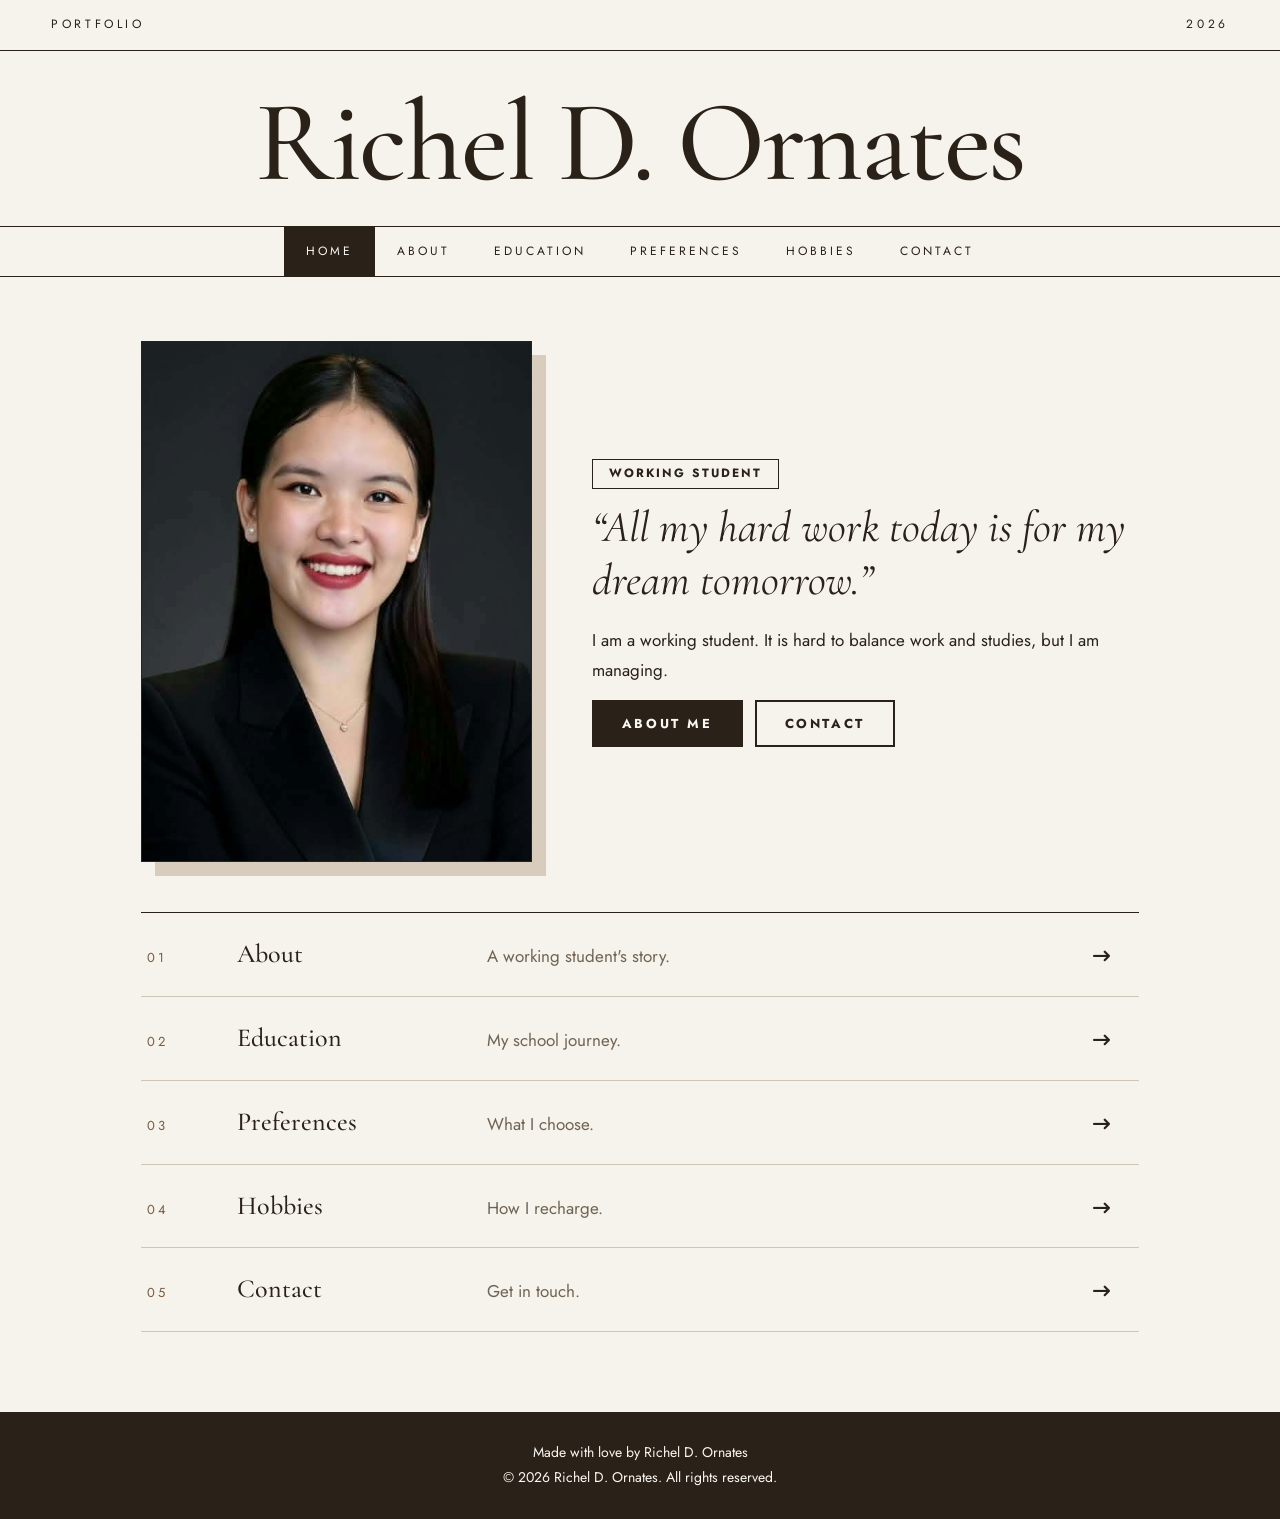
<file: index.html>
<!DOCTYPE html>
<html lang="en">
  <head>
    <meta charset="UTF-8">
    <meta name="viewport" content="width=device-width, initial-scale=1.0">
    <title>Home | Richel D. Ornates</title>
    <link rel="preconnect" href="https://fonts.googleapis.com">
    <link rel="preconnect" href="https://fonts.gstatic.com" crossorigin>
    <link href="https://fonts.googleapis.com/css2?family=Cormorant+Garamond:ital,wght@0,500;0,600;1,500&family=Jost:wght@400;500&display=swap" rel="stylesheet">
    <link rel="stylesheet" href="https://cdnjs.cloudflare.com/ajax/libs/font-awesome/6.5.0/css/all.min.css">
    <link rel="stylesheet" href="style.css">
  </head>
  <body>
    <header class="mast">
      <div class="line1"><span>Portfolio</span><span>2026</span></div>
      <h1 class="giant"><a href="index.html">Richel D. Ornates</a></h1>
      <nav>
        <ul>
          <li><a href="index.html" class="active">Home</a></li>
          <li><a href="about.html">About</a></li>
          <li><a href="education.html">Education</a></li>
          <li><a href="preferences.html">Preferences</a></li>
          <li><a href="hobbies.html">Hobbies</a></li>
          <li><a href="contact.html">Contact</a></li>
        </ul>
      </nav>
    </header>
    <main>
      <section>
        <div class="edit">
          <div class="photo"><img src="./images/87d5a866-c307-4837-bc1f-0644aa6b2cba.jfif" alt="RO"></div>
          <div>
            <span class="tag">Working student</span>
            <p class="big-quote">“All my hard work today is for my dream tomorrow.”</p>
            <p>I am a working student. It is hard to balance work and studies, but I am managing.</p>
            <div class="btns"><a href="about.html" class="button">About me</a><a href="contact.html" class="button ghost">Contact</a></div>
          </div>
        </div>
        <div class="index"><a class="irow" href="about.html"><span>01</span><b>About</b><em>A working student's story.</em><i class="fa-solid fa-arrow-right-long"></i></a><a class="irow" href="education.html"><span>02</span><b>Education</b><em>My school journey.</em><i class="fa-solid fa-arrow-right-long"></i></a><a class="irow" href="preferences.html"><span>03</span><b>Preferences</b><em>What I choose.</em><i class="fa-solid fa-arrow-right-long"></i></a><a class="irow" href="hobbies.html"><span>04</span><b>Hobbies</b><em>How I recharge.</em><i class="fa-solid fa-arrow-right-long"></i></a><a class="irow" href="contact.html"><span>05</span><b>Contact</b><em>Get in touch.</em><i class="fa-solid fa-arrow-right-long"></i></a></div>
      </section>
    </main>
    <footer>
      <p>Made with love by Richel D. Ornates</p>
      <p>© 2026 Richel D. Ornates. All rights reserved.</p>
    </footer>
  </body>
</html>
</file>
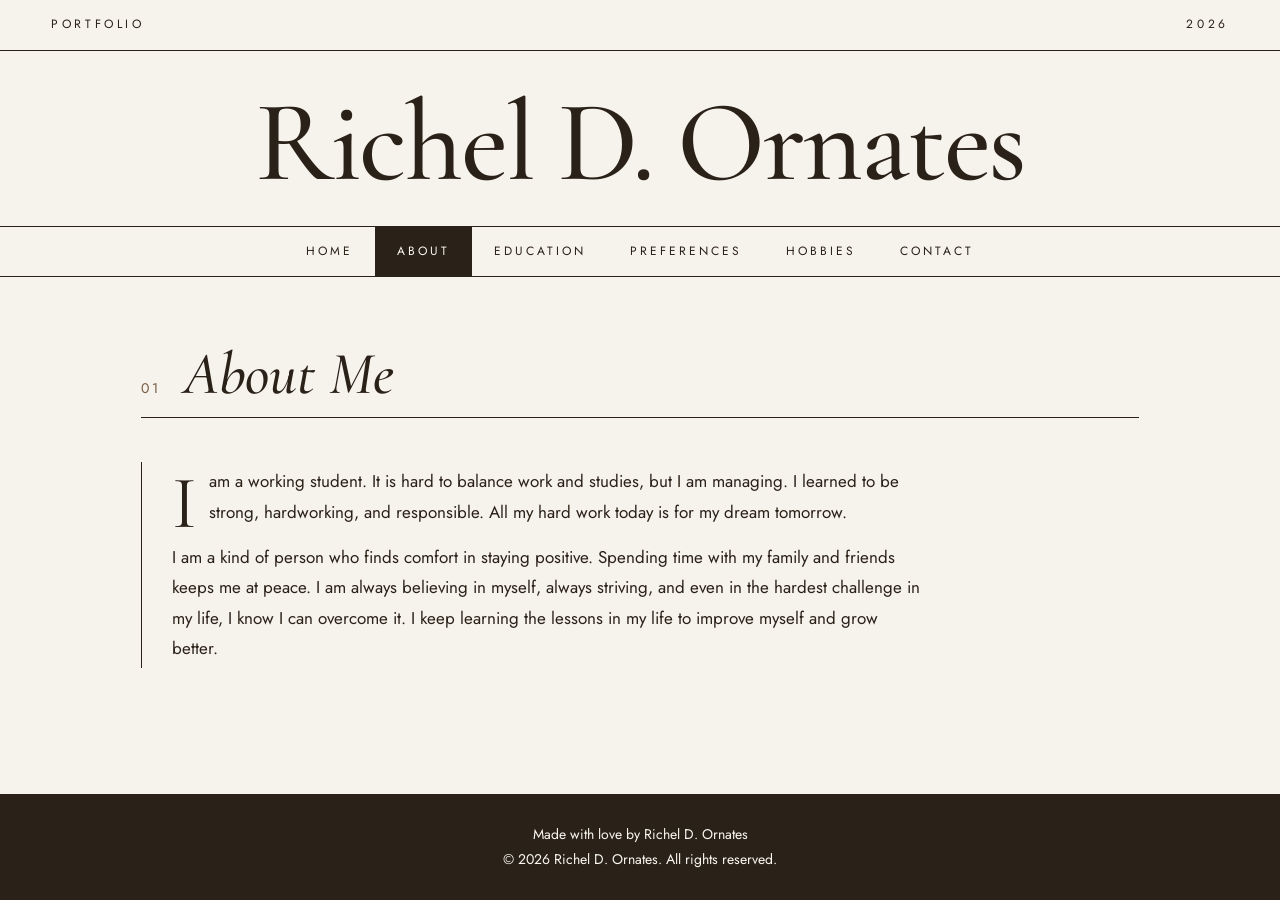
<file: about.html>
<!DOCTYPE html>
<html lang="en">
  <head>
    <meta charset="UTF-8">
    <meta name="viewport" content="width=device-width, initial-scale=1.0">
    <title>About | Richel D. Ornates</title>
    <link rel="preconnect" href="https://fonts.googleapis.com">
    <link rel="preconnect" href="https://fonts.gstatic.com" crossorigin>
    <link href="https://fonts.googleapis.com/css2?family=Cormorant+Garamond:ital,wght@0,500;0,600;1,500&family=Jost:wght@400;500&display=swap" rel="stylesheet">
    <link rel="stylesheet" href="https://cdnjs.cloudflare.com/ajax/libs/font-awesome/6.5.0/css/all.min.css">
    <link rel="stylesheet" href="style.css">
  </head>
  <body>
    <header class="mast">
      <div class="line1"><span>Portfolio</span><span>2026</span></div>
      <h1 class="giant"><a href="index.html">Richel D. Ornates</a></h1>
      <nav>
        <ul>
          <li><a href="index.html">Home</a></li>
          <li><a href="about.html" class="active">About</a></li>
          <li><a href="education.html">Education</a></li>
          <li><a href="preferences.html">Preferences</a></li>
          <li><a href="hobbies.html">Hobbies</a></li>
          <li><a href="contact.html">Contact</a></li>
        </ul>
      </nav>
    </header>
    <main>
      <div class="kicker">
        <span>01</span>
        <h2>About Me</h2>
      </div>
      <section>
        <div class="panel">
          <p>
            I am a working student. It is hard to balance work and studies, but I am managing. I learned
            to be strong, hardworking, and responsible. All my hard work today is for my dream tomorrow.
          </p>
          <p>
            I am a kind of person who finds comfort in staying positive. Spending time with my family
            and friends keeps me at peace. I am always believing in myself, always striving, and even in
            the hardest challenge in my life, I know I can overcome it. I keep learning the lessons in
            my life to improve myself and grow better.
          </p>
        </div>
      </section>
    </main>
    <footer>
      <p>Made with love by Richel D. Ornates</p>
      <p>© 2026 Richel D. Ornates. All rights reserved.</p>
    </footer>
  </body>
</html>
</file>
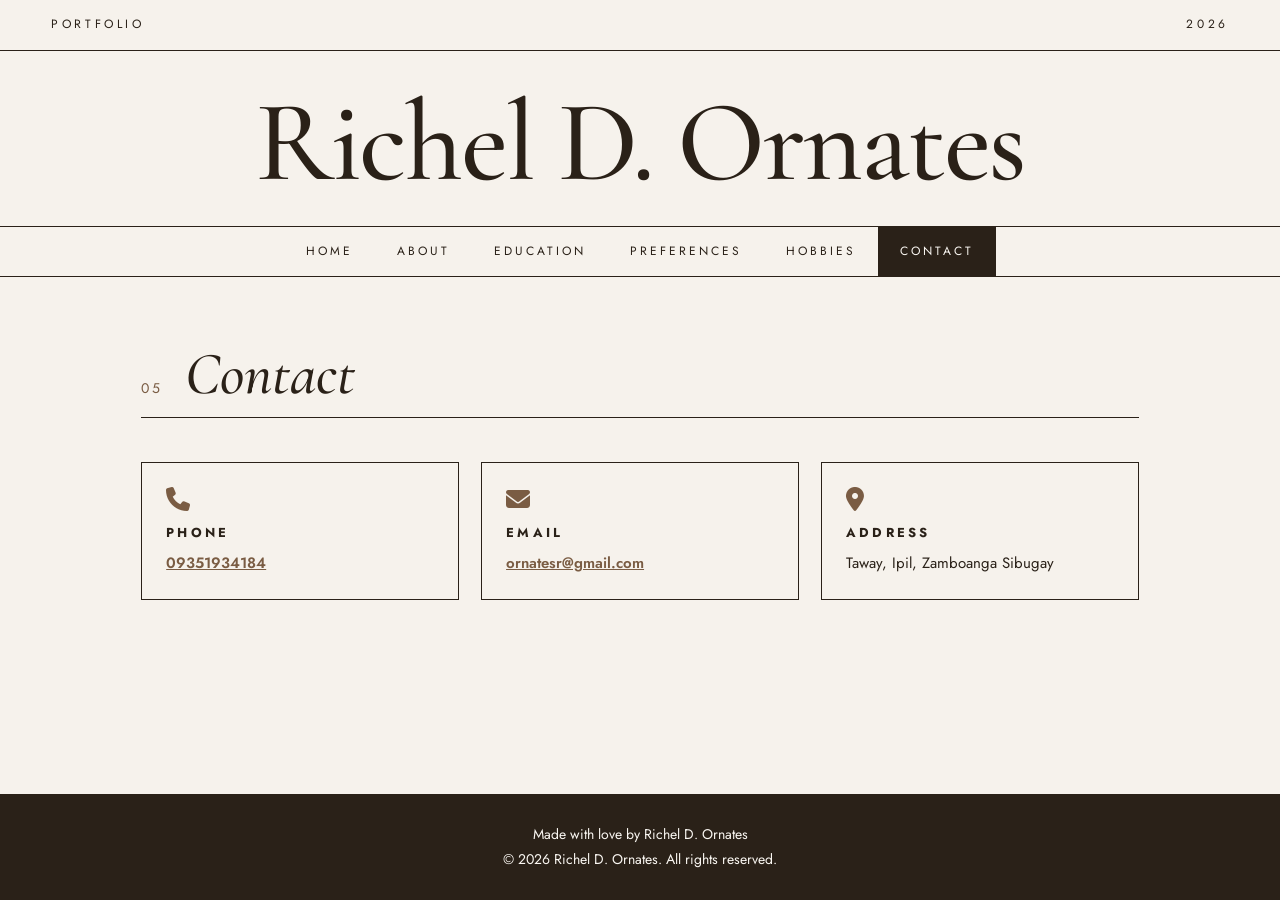
<file: contact.html>
<!DOCTYPE html>
<html lang="en">
  <head>
    <meta charset="UTF-8">
    <meta name="viewport" content="width=device-width, initial-scale=1.0">
    <title>Contact | Richel D. Ornates</title>
    <link rel="preconnect" href="https://fonts.googleapis.com">
    <link rel="preconnect" href="https://fonts.gstatic.com" crossorigin>
    <link href="https://fonts.googleapis.com/css2?family=Cormorant+Garamond:ital,wght@0,500;0,600;1,500&family=Jost:wght@400;500&display=swap" rel="stylesheet">
    <link rel="stylesheet" href="https://cdnjs.cloudflare.com/ajax/libs/font-awesome/6.5.0/css/all.min.css">
    <link rel="stylesheet" href="style.css">
  </head>
  <body>
    <header class="mast">
      <div class="line1"><span>Portfolio</span><span>2026</span></div>
      <h1 class="giant"><a href="index.html">Richel D. Ornates</a></h1>
      <nav>
        <ul>
          <li><a href="index.html">Home</a></li>
          <li><a href="about.html">About</a></li>
          <li><a href="education.html">Education</a></li>
          <li><a href="preferences.html">Preferences</a></li>
          <li><a href="hobbies.html">Hobbies</a></li>
          <li><a href="contact.html" class="active">Contact</a></li>
        </ul>
      </nav>
    </header>
    <main>
      <div class="kicker">
        <span>05</span>
        <h2>Contact</h2>
      </div>
      <section>
        <div class="cards c3">
          <div class="card">
            <i class="fa-solid fa-phone"></i>
            <h3>Phone</h3>
            <p><a href="tel:09351934184">09351934184</a></p>
          </div>
          <div class="card">
            <i class="fa-solid fa-envelope"></i>
            <h3>Email</h3>
            <p><a href="mailto:ornatesr@gmail.com">ornatesr@gmail.com</a></p>
          </div>
          <div class="card">
            <i class="fa-solid fa-location-dot"></i>
            <h3>Address</h3>
            <p>Taway, Ipil, Zamboanga Sibugay</p>
          </div>
        </div>
      </section>
    </main>
    <footer>
      <p>Made with love by Richel D. Ornates</p>
      <p>© 2026 Richel D. Ornates. All rights reserved.</p>
    </footer>
  </body>
</html>
</file>
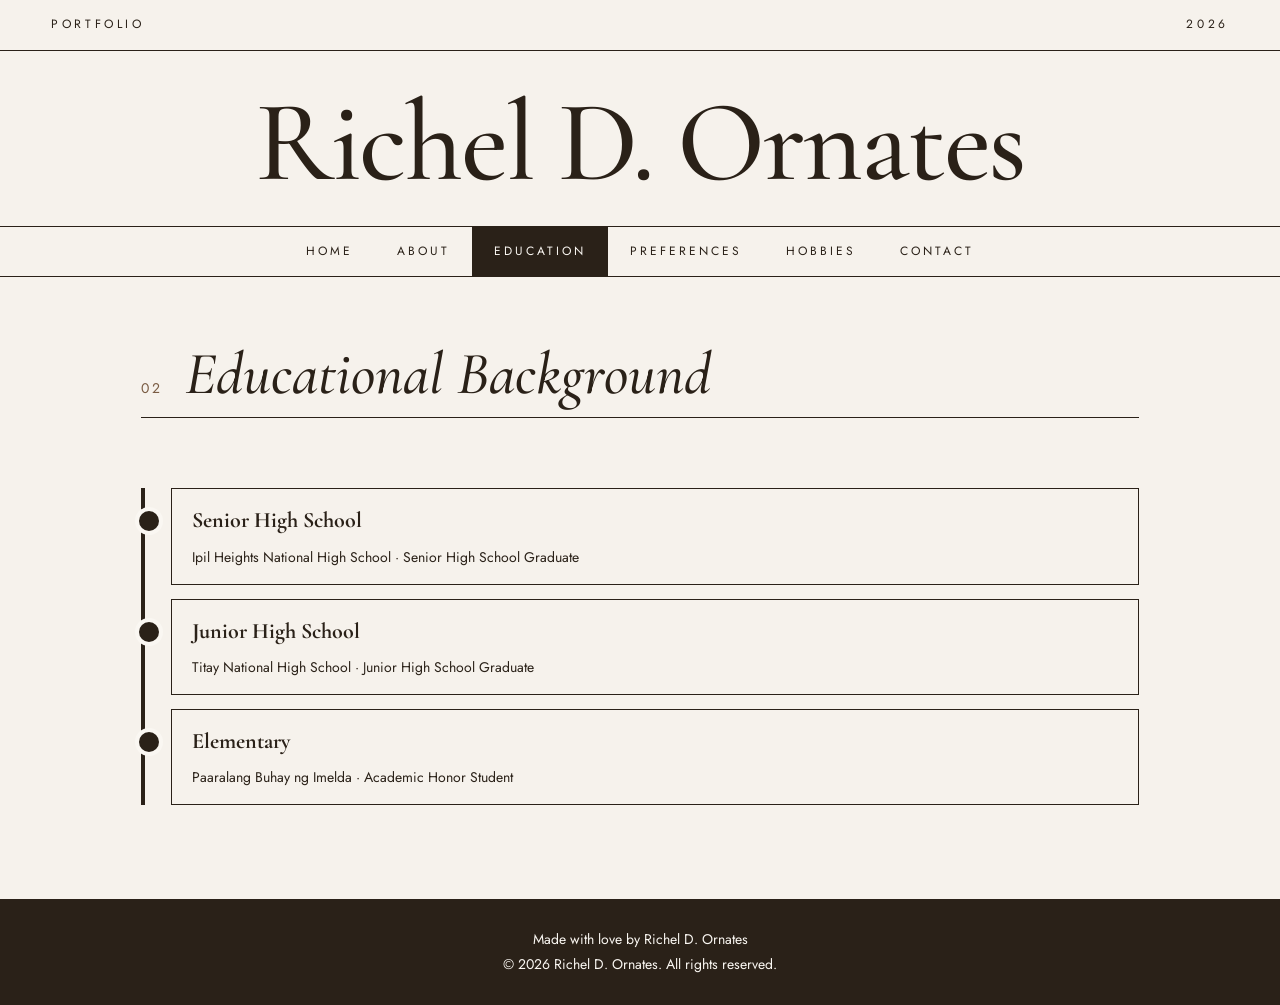
<file: education.html>
<!DOCTYPE html>
<html lang="en">
  <head>
    <meta charset="UTF-8">
    <meta name="viewport" content="width=device-width, initial-scale=1.0">
    <title>Education | Richel D. Ornates</title>
    <link rel="preconnect" href="https://fonts.googleapis.com">
    <link rel="preconnect" href="https://fonts.gstatic.com" crossorigin>
    <link href="https://fonts.googleapis.com/css2?family=Cormorant+Garamond:ital,wght@0,500;0,600;1,500&family=Jost:wght@400;500&display=swap" rel="stylesheet">
    <link rel="stylesheet" href="https://cdnjs.cloudflare.com/ajax/libs/font-awesome/6.5.0/css/all.min.css">
    <link rel="stylesheet" href="style.css">
  </head>
  <body>
    <header class="mast">
      <div class="line1"><span>Portfolio</span><span>2026</span></div>
      <h1 class="giant"><a href="index.html">Richel D. Ornates</a></h1>
      <nav>
        <ul>
          <li><a href="index.html">Home</a></li>
          <li><a href="about.html">About</a></li>
          <li><a href="education.html" class="active">Education</a></li>
          <li><a href="preferences.html">Preferences</a></li>
          <li><a href="hobbies.html">Hobbies</a></li>
          <li><a href="contact.html">Contact</a></li>
        </ul>
      </nav>
    </header>
    <main>
      <div class="kicker">
        <span>02</span>
        <h2>Educational Background</h2>
      </div>
      <section>
        <div class="timeline">
          <div class="step"><b>Senior High School</b><span>Ipil Heights National High School · Senior High School Graduate</span></div>
          <div class="step"><b>Junior High School</b><span>Titay National High School · Junior High School Graduate</span></div>
          <div class="step"><b>Elementary</b><span>Paaralang Buhay ng Imelda · Academic Honor Student</span></div>
        </div>
      </section>
    </main>
    <footer>
      <p>Made with love by Richel D. Ornates</p>
      <p>© 2026 Richel D. Ornates. All rights reserved.</p>
    </footer>
  </body>
</html>
</file>
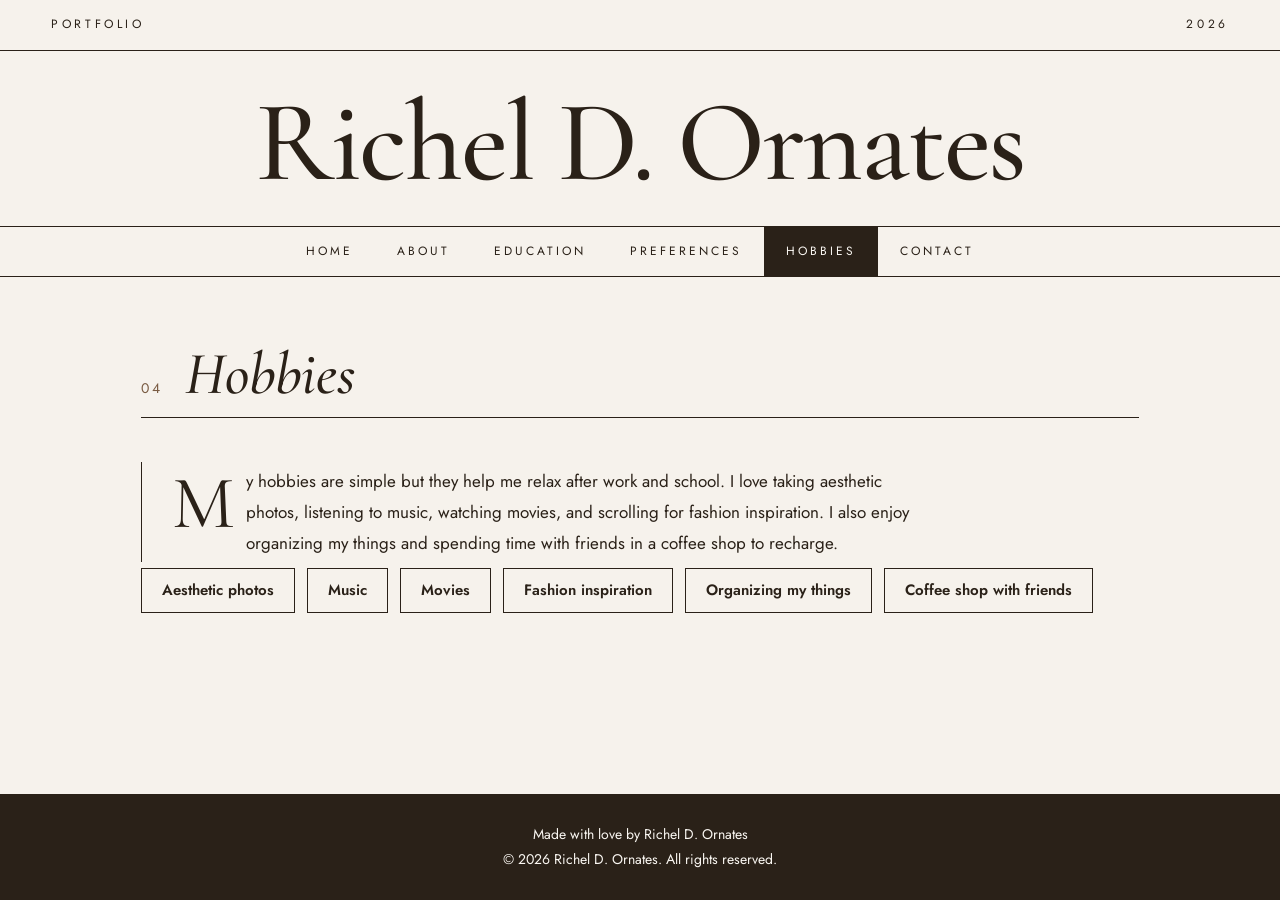
<file: hobbies.html>
<!DOCTYPE html>
<html lang="en">
  <head>
    <meta charset="UTF-8">
    <meta name="viewport" content="width=device-width, initial-scale=1.0">
    <title>Hobbies | Richel D. Ornates</title>
    <link rel="preconnect" href="https://fonts.googleapis.com">
    <link rel="preconnect" href="https://fonts.gstatic.com" crossorigin>
    <link href="https://fonts.googleapis.com/css2?family=Cormorant+Garamond:ital,wght@0,500;0,600;1,500&family=Jost:wght@400;500&display=swap" rel="stylesheet">
    <link rel="stylesheet" href="https://cdnjs.cloudflare.com/ajax/libs/font-awesome/6.5.0/css/all.min.css">
    <link rel="stylesheet" href="style.css">
  </head>
  <body>
    <header class="mast">
      <div class="line1"><span>Portfolio</span><span>2026</span></div>
      <h1 class="giant"><a href="index.html">Richel D. Ornates</a></h1>
      <nav>
        <ul>
          <li><a href="index.html">Home</a></li>
          <li><a href="about.html">About</a></li>
          <li><a href="education.html">Education</a></li>
          <li><a href="preferences.html">Preferences</a></li>
          <li><a href="hobbies.html" class="active">Hobbies</a></li>
          <li><a href="contact.html">Contact</a></li>
        </ul>
      </nav>
    </header>
    <main>
      <div class="kicker">
        <span>04</span>
        <h2>Hobbies</h2>
      </div>
      <section>
        <div class="panel">
          <p>
            My hobbies are simple but they help me relax after work and school. I love taking aesthetic
            photos, listening to music, watching movies, and scrolling for fashion inspiration. I also
            enjoy organizing my things and spending time with friends in a coffee shop to recharge.
          </p>
        </div>
        <div class="tags"><span>Aesthetic photos</span><span>Music</span><span>Movies</span><span>Fashion inspiration</span><span>Organizing my things</span><span>Coffee shop with friends</span></div>
      </section>
    </main>
    <footer>
      <p>Made with love by Richel D. Ornates</p>
      <p>© 2026 Richel D. Ornates. All rights reserved.</p>
    </footer>
  </body>
</html>
</file>
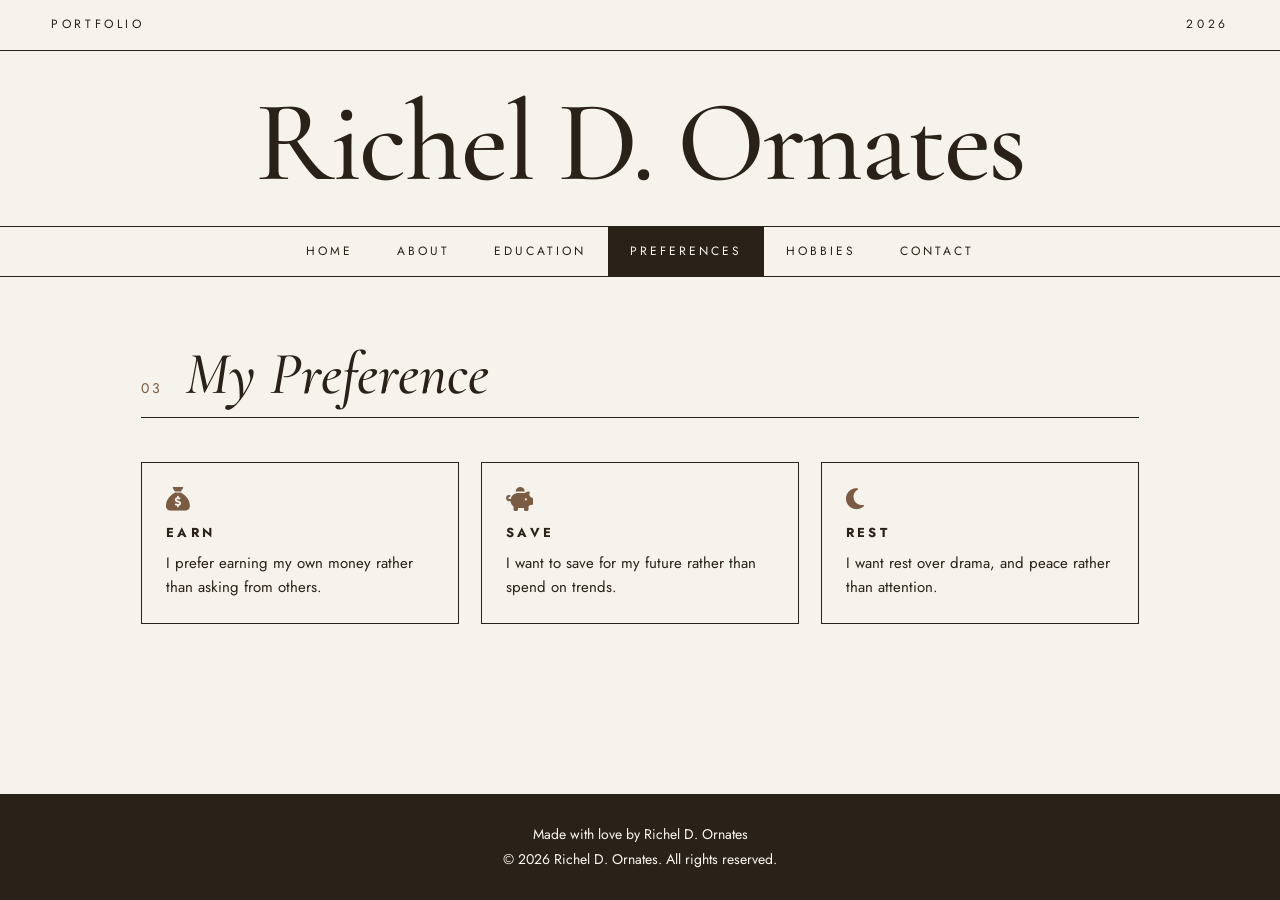
<file: preferences.html>
<!DOCTYPE html>
<html lang="en">
  <head>
    <meta charset="UTF-8">
    <meta name="viewport" content="width=device-width, initial-scale=1.0">
    <title>Preferences | Richel D. Ornates</title>
    <link rel="preconnect" href="https://fonts.googleapis.com">
    <link rel="preconnect" href="https://fonts.gstatic.com" crossorigin>
    <link href="https://fonts.googleapis.com/css2?family=Cormorant+Garamond:ital,wght@0,500;0,600;1,500&family=Jost:wght@400;500&display=swap" rel="stylesheet">
    <link rel="stylesheet" href="https://cdnjs.cloudflare.com/ajax/libs/font-awesome/6.5.0/css/all.min.css">
    <link rel="stylesheet" href="style.css">
  </head>
  <body>
    <header class="mast">
      <div class="line1"><span>Portfolio</span><span>2026</span></div>
      <h1 class="giant"><a href="index.html">Richel D. Ornates</a></h1>
      <nav>
        <ul>
          <li><a href="index.html">Home</a></li>
          <li><a href="about.html">About</a></li>
          <li><a href="education.html">Education</a></li>
          <li><a href="preferences.html" class="active">Preferences</a></li>
          <li><a href="hobbies.html">Hobbies</a></li>
          <li><a href="contact.html">Contact</a></li>
        </ul>
      </nav>
    </header>
    <main>
      <div class="kicker">
        <span>03</span>
        <h2>My Preference</h2>
      </div>
      <section>
        <div class="cards c3">
          <div class="card">
            <i class="fa-solid fa-sack-dollar"></i>
            <h3>Earn</h3>
            <p>I prefer earning my own money rather than asking from others.</p>
          </div>
          <div class="card">
            <i class="fa-solid fa-piggy-bank"></i>
            <h3>Save</h3>
            <p>I want to save for my future rather than spend on trends.</p>
          </div>
          <div class="card">
            <i class="fa-solid fa-moon"></i>
            <h3>Rest</h3>
            <p>I want rest over drama, and peace rather than attention.</p>
          </div>
        </div>
      </section>
    </main>
    <footer>
      <p>Made with love by Richel D. Ornates</p>
      <p>© 2026 Richel D. Ornates. All rights reserved.</p>
    </footer>
  </body>
</html>
</file>
<file: style.css>
:root {
  --sky: #d8cdbd;
  --sky-d: #7a5c43;
  --sky-s: #efe9df;
  --pink: #c9bba6;
  --pink-d: #2a2118;
  --pink-s: #ebe4d8;
  --ink: #2a2118;
  --white: #faf7f2;
  --head: "Cormorant Garamond",serif;
}

* {
  margin: 0;
  padding: 0;
  box-sizing: border-box;
}

html {
  scroll-behavior: smooth;
}

a {
  color: inherit;
}

.photo {
  position: relative;
  overflow: hidden;
  display: flex;
  align-items: center;
  justify-content: center;
  background: linear-gradient(135deg,var(--sky),var(--pink));
}

.photo span {
  font-family: var(--head);
  font-size: 3.4rem;
  font-weight: 700;
  color: var(--white);
}

.photo img {
  display: block;
  position: relative;
  width: 100%;
  height: 100%;
  object-fit: cover;
  object-position: top;
}

.photo img::after {
  content: attr(alt);
  position: absolute;
  top: 0;
  left: 0;
  width: 100%;
  height: 100%;
  display: flex;
  align-items: center;
  justify-content: center;
  background: linear-gradient(135deg,var(--sky),var(--pink));
  color: var(--white);
  font-family: var(--head);
  font-size: 3.4rem;
  font-weight: 700;
}

h2.major {
  display: flex;
  align-items: center;
  gap: 18px;
  font-family: var(--head);
  font-size: 24px;
  color: var(--sky-d);
  margin-bottom: 24px;
}

h2.major::after {
  content: "";
  flex: 1;
  height: 4px;
  border-radius: 4px;
  background: linear-gradient(90deg,var(--sky),var(--pink));
}

h2.major.gap {
  margin-top: 38px;
}

.panel {
  background: var(--sky-s);
  border-left: 6px solid var(--pink);
  border-radius: 14px;
  padding: 24px 28px;
}

.panel p {
  margin-bottom: 14px;
}

.panel p:last-child {
  margin-bottom: 0;
}

.cards {
  display: grid;
  gap: 22px;
}

.c2 {
  grid-template-columns: repeat(2,1fr);
}

.c3 {
  grid-template-columns: repeat(3,1fr);
}

.card {
  background: var(--white);
  border: 2px solid var(--pink-s);
  border-radius: 18px;
  padding: 24px;
  text-align: center;
  transition: .3s;
}

.card:hover {
  transform: translateY(-6px);
  border-color: var(--sky);
  box-shadow: 0 12px 26px rgba(56,189,248,.25);
}

.card i {
  display: flex;
  align-items: center;
  justify-content: center;
  width: 58px;
  height: 58px;
  margin: 0 auto 12px;
  border-radius: 50%;
  background: linear-gradient(135deg,var(--sky),var(--pink));
  color: var(--white);
  font-size: 22px;
}

.card h3 {
  font-family: var(--head);
  font-size: 19px;
  color: var(--pink-d);
  margin-bottom: 6px;
}

.card p {
  font-size: 15px;
  line-height: 1.6;
}

.card.link {
  display: block;
  text-decoration: none;
}

.card a {
  color: var(--sky-d);
  font-weight: 600;
  word-break: break-all;
}

.timeline {
  margin-top: 26px;
  border-left: 4px solid var(--sky);
  padding-left: 26px;
}

.step {
  position: relative;
  background: var(--pink-s);
  border-radius: 14px;
  padding: 12px 20px;
  margin-bottom: 14px;
}

.step::before {
  content: "";
  position: absolute;
  left: -37px;
  top: 18px;
  width: 20px;
  height: 20px;
  border-radius: 50%;
  background: var(--pink);
  border: 4px solid var(--white);
}

.step b {
  display: block;
  color: var(--sky-d);
  font-size: 17px;
}

.step span {
  font-size: 14px;
}

.tags {
  display: flex;
  flex-wrap: wrap;
  gap: 12px;
  margin-top: 6px;
}

.tags span {
  padding: 8px 20px;
  border-radius: 30px;
  background: var(--sky-s);
  color: var(--sky-d);
  font-weight: 600;
  font-size: 15px;
  border: 2px solid var(--sky);
}

.tags span:nth-child(even) {
  background: var(--pink-s);
  color: var(--pink-d);
  border-color: var(--pink);
}

.info {
  display: grid;
  grid-template-columns: repeat(2,1fr);
  gap: 16px;
}

.info .row {
  background: var(--white);
  border: 2px solid var(--sky-s);
  border-left: 6px solid var(--pink);
  border-radius: 14px;
  padding: 12px 18px;
}

.info b {
  display: block;
  font-size: 12px;
  text-transform: uppercase;
  letter-spacing: 2px;
  color: var(--pink-d);
}

.info span {
  word-break: break-word;
}

.info a {
  color: var(--sky-d);
  font-weight: 600;
}

.quote {
  margin-top: 26px;
  padding: 24px;
  text-align: center;
  border-radius: 16px;
  background: linear-gradient(135deg,var(--sky),var(--pink));
  color: var(--white);
  font-family: var(--head);
  font-size: 22px;
  font-style: italic;
}

.btns {
  display: flex;
  gap: 12px;
  flex-wrap: wrap;
  margin-top: 14px;
}

.button {
  display: inline-block;
  padding: 10px 28px;
  border-radius: 30px;
  background: linear-gradient(90deg,var(--sky-d),var(--pink-d));
  color: var(--white);
  font-weight: 700;
  text-decoration: none;
  border: 2px solid transparent;
  transition: .3s;
}

.button:hover {
  transform: translateY(-3px);
}

.button.ghost {
  background: transparent;
  color: var(--sky-d);
  border-color: var(--sky-d);
}

.tag {
  display: inline-block;
  padding: 3px 16px;
  border-radius: 30px;
  background: var(--pink-s);
  color: var(--pink-d);
  font-size: 12px;
  font-weight: 700;
  letter-spacing: 2px;
  text-transform: uppercase;
  margin-bottom: 12px;
}

.list {
  list-style: none;
  margin-top: 10px;
}

.list li {
  position: relative;
  padding-left: 22px;
  margin-bottom: 6px;
}

.card .list {
  text-align: left;
}

.list li::before {
  content: "";
  position: absolute;
  left: 0;
  top: .8em;
  width: 10px;
  height: 2px;
  background: var(--sky-d);
}

body {
  font-family: "Jost",sans-serif;
  font-size: 17px;
  line-height: 1.8;
  color: var(--ink);
  background: #f6f2ec;
  display: flex;
  flex-direction: column;
  min-height: 100vh;
}

.line1 {
  display: flex;
  justify-content: space-between;
  padding: 14px 4vw;
  border-bottom: 1px solid var(--ink);
  font-size: 12px;
  letter-spacing: .3em;
  text-transform: uppercase;
}

.giant {
  font-family: var(--head);
  font-weight: 500;
  font-size: clamp(42px,9vw,118px);
  line-height: 1;
  text-align: center;
  padding: 34px 10px 26px;
  letter-spacing: -.02em;
}

.giant a {
  color: inherit;
  text-decoration: none;
}

.mast nav {
  border-top: 1px solid var(--ink);
  border-bottom: 1px solid var(--ink);
}

.mast ul {
  list-style: none;
  display: flex;
  flex-wrap: wrap;
  justify-content: center;
}

.mast nav a {
  display: block;
  padding: 14px 22px;
  font-size: 12px;
  letter-spacing: .25em;
  text-transform: uppercase;
  text-decoration: none;
  color: var(--ink);
  transition: .3s;
}

.mast nav a:hover {
  background: var(--sky-s);
}

.mast nav a.active {
  background: var(--ink);
  color: var(--white);
}

main {
  flex: 1;
  width: 100%;
  max-width: 1100px;
  margin: 0 auto;
  padding: 30px 4vw 20px;
}

.kicker {
  display: flex;
  align-items: baseline;
  gap: 22px;
  margin: 34px 0 30px;
  padding-bottom: 10px;
  border-bottom: 1px solid var(--ink);
}

.kicker span {
  font-size: 14px;
  letter-spacing: .2em;
  color: var(--sky-d);
}

.kicker h2 {
  font-family: var(--head);
  font-style: italic;
  font-weight: 500;
  font-size: clamp(34px,6vw,60px);
  line-height: 1.1;
}

section {
  padding: 14px 0 20px;
}

h2.major {
  font-family: var(--head);
  font-style: italic;
  font-weight: 500;
  font-size: 34px;
  color: var(--ink);
}

h2.major::after {
  height: 1px;
  background: var(--ink);
}

.panel {
  background: transparent;
  border: 0;
  border-left: 1px solid var(--ink);
  border-radius: 0;
  padding: 4px 0 4px 30px;
  max-width: 780px;
}

.panel p:first-child::first-letter {
  font-family: var(--head);
  font-size: 4.4em;
  float: left;
  line-height: .8;
  padding: 8px 12px 0 0;
}

.card {
  background: transparent;
  border: 1px solid var(--ink);
  border-radius: 0;
  text-align: left;
}

.card:hover {
  transform: none;
  background: var(--sky-s);
  border-color: var(--ink);
  box-shadow: none;
}

.card i {
  background: none;
  color: var(--sky-d);
  width: auto;
  height: auto;
  margin: 0 0 10px;
  justify-content: flex-start;
  font-size: 24px;
}

.card h3 {
  font-family: "Jost",sans-serif;
  font-size: 13px;
  letter-spacing: .25em;
  text-transform: uppercase;
  color: var(--ink);
}

.step {
  background: transparent;
  border: 1px solid var(--ink);
  border-radius: 0;
}

.step::before {
  background: var(--ink);
}

.step b {
  color: var(--ink);
  font-family: var(--head);
  font-size: 22px;
}

.timeline {
  border-left-color: var(--ink);
}

.info .row {
  background: transparent;
  border: 1px solid var(--ink);
  border-radius: 0;
}

.info b {
  color: var(--sky-d);
}

.tags span, .tags span:nth-child(even) {
  background: transparent;
  border: 1px solid var(--ink);
  color: var(--ink);
  border-radius: 0;
}

.button {
  background: var(--ink);
  border-radius: 0;
  letter-spacing: .2em;
  text-transform: uppercase;
  font-size: 13px;
}

.button.ghost {
  background: transparent;
  color: var(--ink);
  border-color: var(--ink);
}

.edit {
  display: grid;
  grid-template-columns: 5fr 7fr;
  gap: 60px;
  align-items: center;
  margin: 20px 0 50px;
}

.edit .photo {
  width: 100%;
  aspect-ratio: 3/4;
  border-radius: 0;
  border: 1px solid var(--ink);
  box-shadow: 14px 14px 0 var(--sky);
}

.edit .tag {
  background: transparent;
  border: 1px solid var(--ink);
  color: var(--ink);
  border-radius: 0;
}

.big-quote {
  font-family: var(--head);
  font-style: italic;
  font-size: clamp(28px,4vw,44px);
  line-height: 1.2;
  margin-bottom: 18px;
}

.index {
  border-top: 1px solid var(--ink);
}

.irow {
  display: grid;
  grid-template-columns: 70px 230px 1fr 40px;
  gap: 20px;
  align-items: baseline;
  padding: 18px 6px;
  border-bottom: 1px solid #cfc5b6;
  text-decoration: none;
  color: var(--ink);
  transition: .3s;
}

.irow span {
  font-size: 13px;
  letter-spacing: .2em;
  color: var(--sky-d);
}

.irow b {
  font-family: var(--head);
  font-size: 26px;
  font-weight: 500;
}

.irow em {
  font-style: normal;
  color: #6f6454;
}

.irow:hover {
  background: var(--sky-s);
  padding-left: 16px;
}

footer {
  margin-top: 40px;
  text-align: center;
  padding: 28px 10px;
  background: var(--ink);
  color: var(--white);
  font-size: 14px;
}

@media(max-width:800px) {
  .line1 {
    font-size: 10px;
  }
  .mast a {
    padding: 12px 12px;
  }
  .edit, .c3, .c2, .info {
    grid-template-columns: 1fr;
  }
  .edit .photo {
    max-width: 300px;
  }
  .irow {
    grid-template-columns: 40px 1fr 24px;
  }
  .irow em {
    display: none;
  }
  .panel {
    padding-left: 18px;
  }
}
</file>
